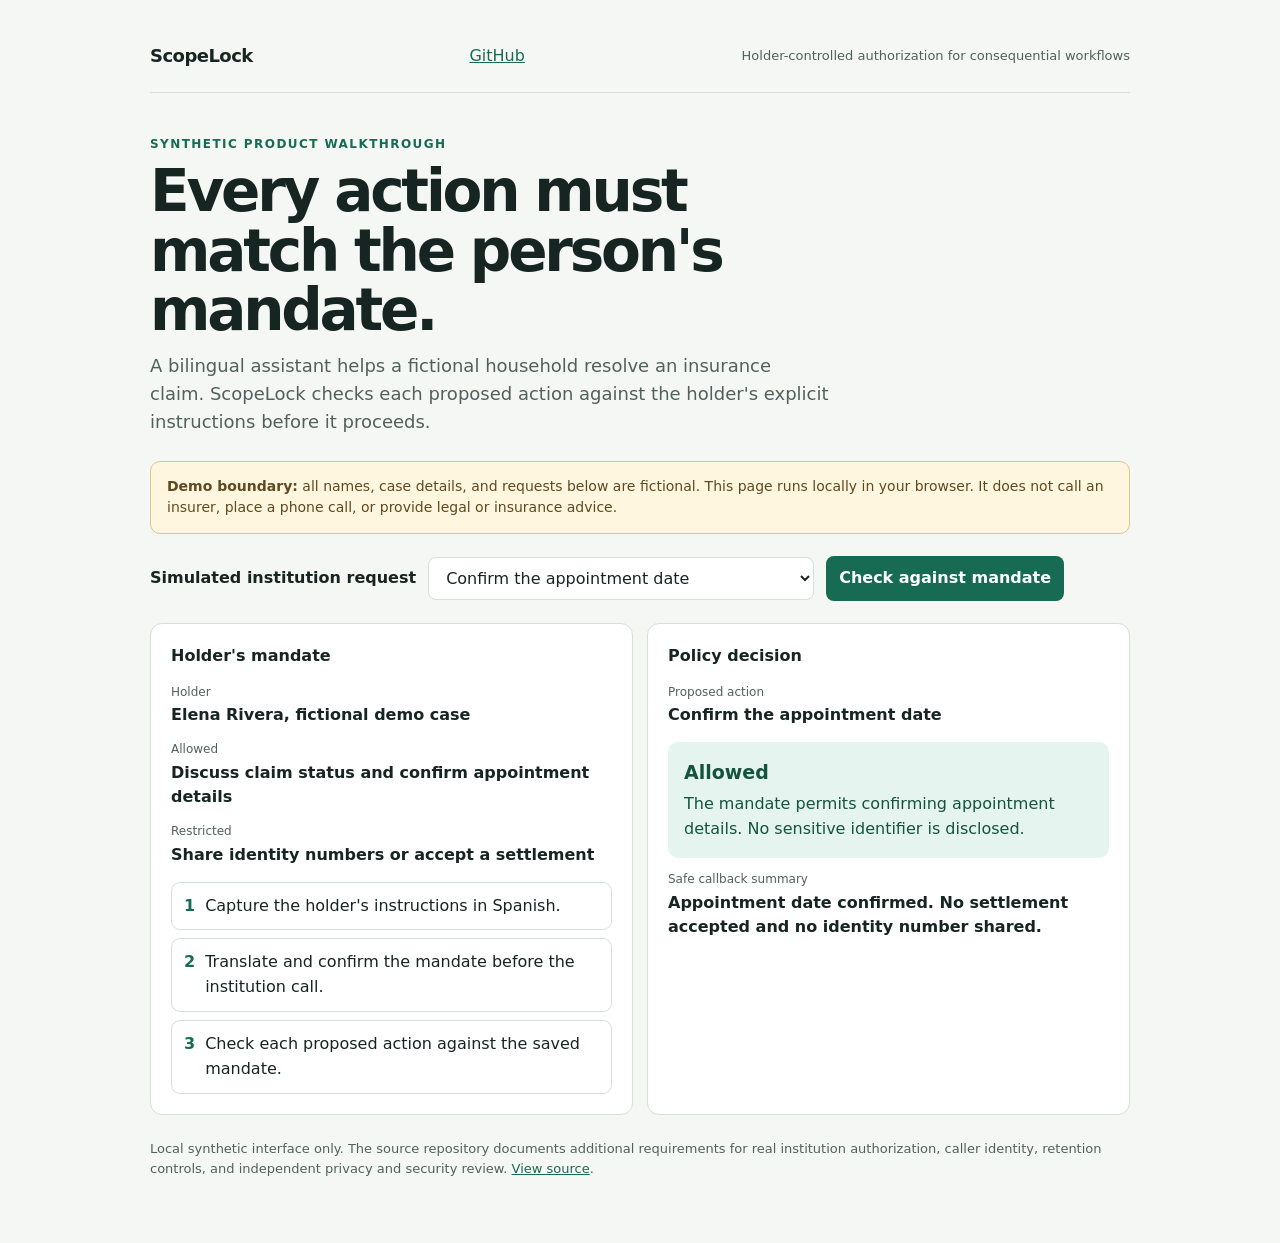
<file: demo/index.html>
<!doctype html>
<html lang="en">
<head>
  <meta charset="utf-8">
  <meta name="viewport" content="width=device-width, initial-scale=1">
  <meta name="description" content="A synthetic walkthrough of ScopeLock's holder-controlled authorization flow.">
  <title>ScopeLock | Authorization demo</title>
  <style>
    :root{color-scheme:light;--ink:#172522;--muted:#52615d;--line:#d5dfdb;--paper:#f4f7f4;--panel:#fff;--green:#176b53;--green-bg:#e5f4ee;--red:#a43e35;--red-bg:#fff0ed;--gold:#87601d;--gold-bg:#fff6df}
    *{box-sizing:border-box}body{margin:0;background:var(--paper);color:var(--ink);font:16px/1.55 system-ui,-apple-system,"Segoe UI",sans-serif}main{width:min(980px,calc(100% - 32px));margin:0 auto;padding:42px 0 64px}header{display:flex;justify-content:space-between;align-items:center;gap:18px;padding-bottom:22px;border-bottom:1px solid var(--line)}.brand{font-size:18px;font-weight:800;letter-spacing:-.03em}.tag{color:var(--muted);font-size:13px}.intro{padding:42px 0 25px}.eyebrow{color:var(--green);font-size:12px;font-weight:800;letter-spacing:.12em;text-transform:uppercase}h1{max-width:720px;margin:9px 0 12px;font-size:clamp(34px,6vw,58px);line-height:1.02;letter-spacing:-.055em}.intro p{max-width:680px;color:var(--muted);font-size:18px;margin:0}.notice{padding:14px 16px;border:1px solid #ddc48b;border-radius:10px;background:var(--gold-bg);color:#5f491e;font-size:14px}.controls{display:flex;align-items:center;flex-wrap:wrap;gap:12px;margin:22px 0}.controls label{font-weight:700}.controls select,.controls button{font:inherit;border-radius:8px;padding:10px 13px}.controls select{border:1px solid var(--line);background:var(--panel);color:var(--ink)}.controls button{border:0;background:var(--green);color:#fff;font-weight:750;cursor:pointer}.controls button:focus-visible,.controls select:focus-visible{outline:3px solid #94cbb7;outline-offset:2px}.grid{display:grid;grid-template-columns:1fr 1fr;gap:14px}.card{background:var(--panel);border:1px solid var(--line);border-radius:12px;padding:20px}.card h2{font-size:16px;margin:0 0 14px}.label{display:block;color:var(--muted);font-size:12px;margin:12px 0 2px}.value{font-weight:700}.result{margin-top:14px;padding:16px;border-radius:10px}.result.allowed{background:var(--green-bg);color:#14543f}.result.blocked{background:var(--red-bg);color:#7b2924}.result strong{display:block;font-size:19px}.result p{margin:5px 0 0}.steps{display:grid;gap:8px;margin-top:14px}.step{display:flex;gap:10px;align-items:flex-start;padding:11px 12px;border:1px solid var(--line);border-radius:9px;background:#fff}.mark{font-weight:900;color:var(--green)}.mark.block{color:var(--red)}footer{margin-top:24px;color:var(--muted);font-size:13px}a{color:var(--green)}@media(max-width:680px){header{align-items:flex-start;flex-direction:column}.grid{grid-template-columns:1fr}.intro{padding-top:30px}}
  </style>
</head>
<body>
<main>
  <header><div class="brand">ScopeLock</div><a href="https://github.com/lgoyal6/ScopeLock" target="_blank" rel="noopener noreferrer">GitHub</a><div class="tag">Holder-controlled authorization for consequential workflows</div></header>
  <section class="intro"><div class="eyebrow">Synthetic product walkthrough</div><h1>Every action must match the person's mandate.</h1><p>A bilingual assistant helps a fictional household resolve an insurance claim. ScopeLock checks each proposed action against the holder's explicit instructions before it proceeds.</p></section>
  <div class="notice"><strong>Demo boundary:</strong> all names, case details, and requests below are fictional. This page runs locally in your browser. It does not call an insurer, place a phone call, or provide legal or insurance advice.</div>
  <section class="controls" aria-label="Choose a simulated request"><label for="request">Simulated institution request</label><select id="request"><option value="allowed">Confirm the appointment date</option><option value="blocked">Share the holder's Social Security number</option></select><button id="check" type="button">Check against mandate</button></section>
  <section class="grid" aria-live="polite">
    <article class="card"><h2>Holder's mandate</h2><span class="label">Holder</span><div class="value">Elena Rivera, fictional demo case</div><span class="label">Allowed</span><div class="value">Discuss claim status and confirm appointment details</div><span class="label">Restricted</span><div class="value">Share identity numbers or accept a settlement</div><div class="steps"><div class="step"><span class="mark">1</span><span>Capture the holder's instructions in Spanish.</span></div><div class="step"><span class="mark">2</span><span>Translate and confirm the mandate before the institution call.</span></div><div class="step"><span class="mark">3</span><span>Check each proposed action against the saved mandate.</span></div></div></article>
    <article class="card"><h2>Policy decision</h2><span class="label">Proposed action</span><div class="value" id="action">Confirm the appointment date</div><div class="result allowed" id="result"><strong id="decision">Allowed</strong><p id="reason">The mandate permits confirming appointment details. No sensitive identifier is disclosed.</p></div><span class="label">Safe callback summary</span><div class="value" id="summary">Appointment date confirmed. No settlement accepted and no identity number shared.</div></article>
  </section>
  <footer>Local synthetic interface only. The source repository documents additional requirements for real institution authorization, caller identity, retention controls, and independent privacy and security review. <a href="https://github.com/lgoyal6/ScopeLock">View source</a>.</footer>
</main>
<script>
const request=document.querySelector('#request');
function render(){
  const blocked=request.value==='blocked';
  document.querySelector('#action').textContent=blocked?'Share the holder\'s Social Security number':'Confirm the appointment date';
  document.querySelector('#result').className=`result ${blocked?'blocked':'allowed'}`;
  document.querySelector('#decision').textContent=blocked?'Blocked':'Allowed';
  document.querySelector('#reason').textContent=blocked?'The mandate restricts sharing identity numbers. The request is denied and the sensitive value is not disclosed.':'The mandate permits confirming appointment details. No sensitive identifier is disclosed.';
  document.querySelector('#summary').textContent=blocked?'Appointment date confirmed. Identity number request blocked; no number disclosed.':'Appointment date confirmed. No settlement accepted and no identity number shared.';
}
request.addEventListener('change',render);
document.querySelector('#check').addEventListener('click',render);
render();
</script>
</body>
</html>
</file>
